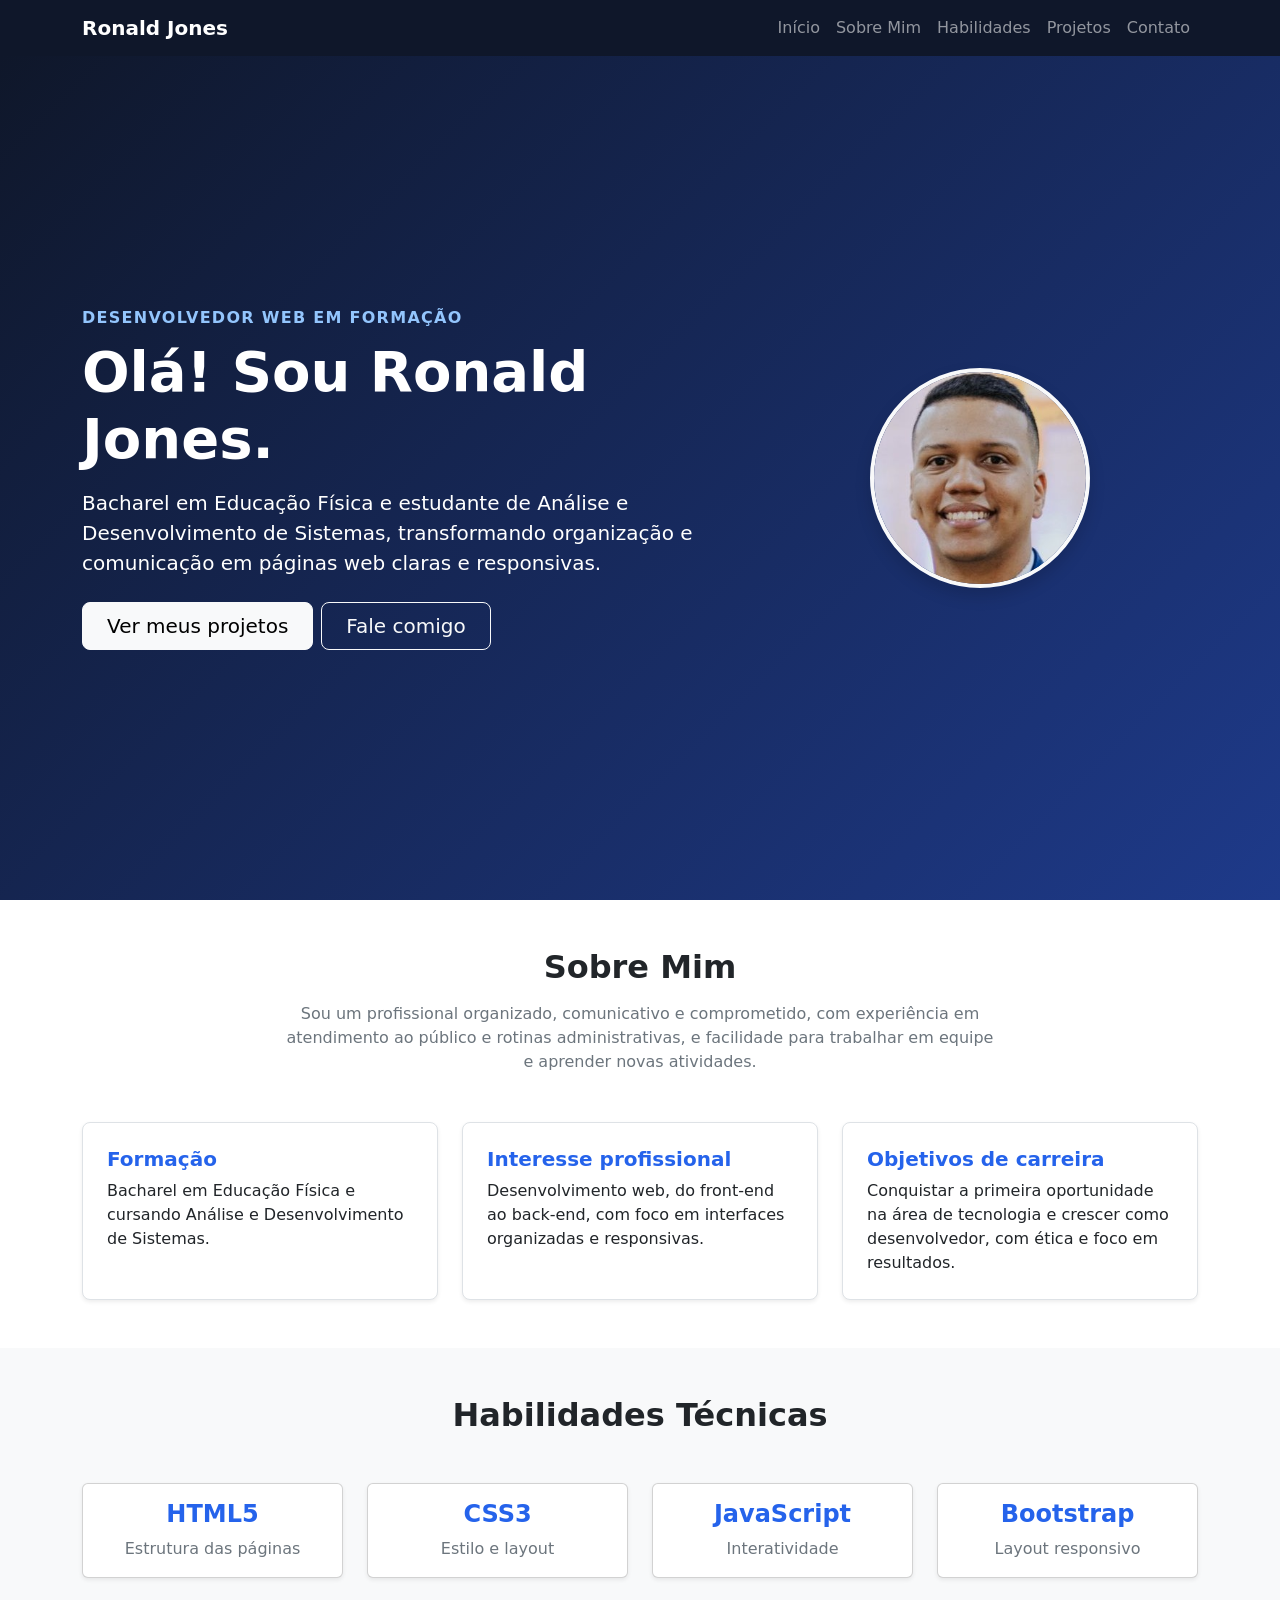
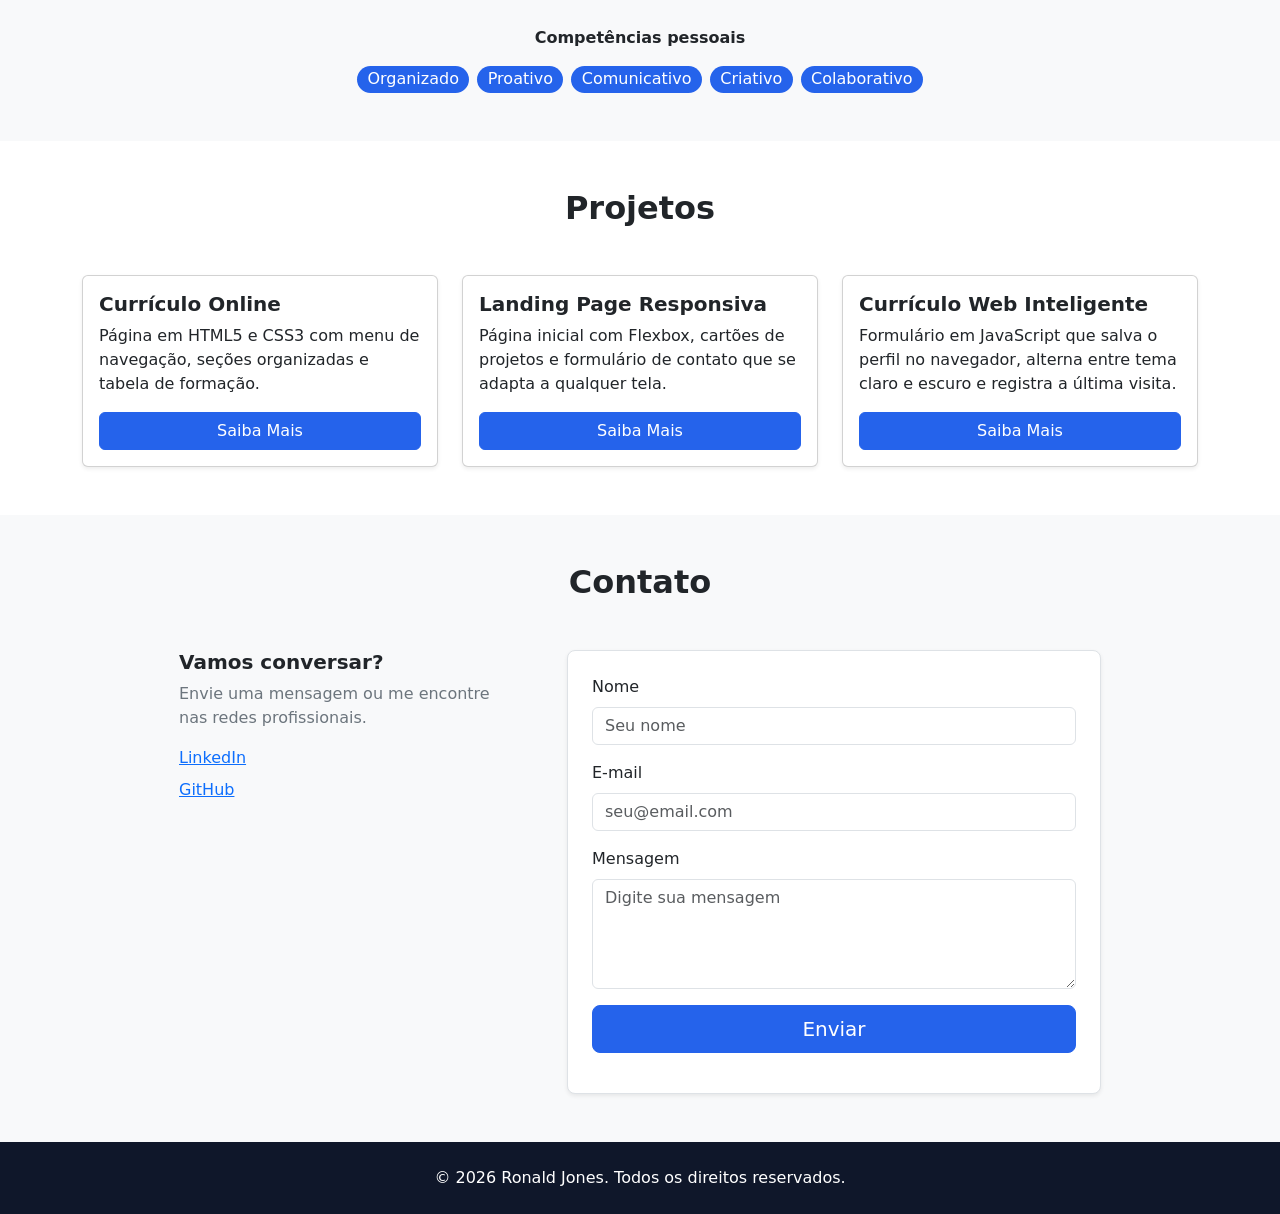
<file: index.html>
<!DOCTYPE html>
<html lang="pt-br">

<head>
    <meta charset="UTF-8">
    <meta name="viewport" content="width=device-width, initial-scale=1.0">
    <title>Ronald Jones | Desenvolvedor Web em formação</title>

    <!-- Bootstrap 5 (CSS) -->
    <link href="https://cdn.jsdelivr.net/npm/bootstrap@5.3.3/dist/css/bootstrap.min.css" rel="stylesheet">

    <!-- Ajustes personalizados -->
    <link rel="stylesheet" href="CSS/style.css">
</head>

<body>

    <!-- 1. NAVBAR -->
    <nav class="navbar navbar-expand-lg navbar-escura sticky-top" data-bs-theme="dark">
        <div class="container">
            <a class="navbar-brand fw-bold" href="#inicio">Ronald Jones</a>

            <button class="navbar-toggler" type="button" data-bs-toggle="collapse" data-bs-target="#menu"
                aria-controls="menu" aria-expanded="false" aria-label="Abrir menu">
                <span class="navbar-toggler-icon"></span>
            </button>

            <div class="collapse navbar-collapse" id="menu">
                <ul class="navbar-nav ms-auto">
                    <li class="nav-item"><a class="nav-link" href="#inicio">Início</a></li>
                    <li class="nav-item"><a class="nav-link" href="#sobre">Sobre Mim</a></li>
                    <li class="nav-item"><a class="nav-link" href="#habilidades">Habilidades</a></li>
                    <li class="nav-item"><a class="nav-link" href="#projetos">Projetos</a></li>
                    <li class="nav-item"><a class="nav-link" href="#contato">Contato</a></li>
                </ul>
            </div>
        </div>
    </nav>

    <main>

        <!-- 2. HERO SECTION -->
        <section id="inicio" class="hero text-white">
            <div class="container">
                <div class="row align-items-center g-5">

                    <div class="col-lg-7 order-2 order-lg-1 text-center text-lg-start">
                        <p class="text-uppercase fw-semibold mb-2 hero-etiqueta">Desenvolvedor Web em formação</p>
                        <h1 class="display-4 fw-bold mb-3">Olá! Sou Ronald Jones.</h1>
                        <p class="lead mb-4">
                            Bacharel em Educação Física e estudante de Análise e Desenvolvimento de Sistemas,
                            transformando organização e comunicação em páginas web claras e responsivas.
                        </p>
                        <div class="d-grid gap-2 d-sm-flex justify-content-sm-center justify-content-lg-start">
                            <a href="#projetos" class="btn btn-light btn-lg px-4">Ver meus projetos</a>
                            <a href="#contato" class="btn btn-outline-light btn-lg px-4">Fale comigo</a>
                        </div>
                    </div>

                    <div class="col-lg-5 order-1 order-lg-2 text-center">
                        <img src="IMG/perfil.jpeg" alt="Foto de perfil de Ronald Jones"
                            class="foto-hero rounded-circle border border-4 border-light shadow">
                    </div>

                </div>
            </div>
        </section>

        <!-- 3. SOBRE MIM -->
        <section id="sobre" class="py-5">
            <div class="container">
                <h2 class="text-center fw-bold mb-3">Sobre Mim</h2>
                <p class="text-center text-secondary mx-auto mb-5 texto-largo">
                    Sou um profissional organizado, comunicativo e comprometido, com experiência em atendimento ao
                    público e rotinas administrativas, e facilidade para trabalhar em equipe e aprender novas atividades.
                </p>

                <div class="row g-4">
                    <div class="col-md-4">
                        <div class="h-100 p-4 bg-white border rounded-3 shadow-sm">
                            <h3 class="h5 text-primary fw-bold">Formação</h3>
                            <p class="mb-0">Bacharel em Educação Física e cursando Análise e Desenvolvimento de Sistemas.</p>
                        </div>
                    </div>
                    <div class="col-md-4">
                        <div class="h-100 p-4 bg-white border rounded-3 shadow-sm">
                            <h3 class="h5 text-primary fw-bold">Interesse profissional</h3>
                            <p class="mb-0">Desenvolvimento web, do front-end ao back-end, com foco em interfaces organizadas e responsivas.</p>
                        </div>
                    </div>
                    <div class="col-md-4">
                        <div class="h-100 p-4 bg-white border rounded-3 shadow-sm">
                            <h3 class="h5 text-primary fw-bold">Objetivos de carreira</h3>
                            <p class="mb-0">Conquistar a primeira oportunidade na área de tecnologia e crescer como desenvolvedor, com ética e foco em resultados.</p>
                        </div>
                    </div>
                </div>
            </div>
        </section>

        <!-- 4. HABILIDADES TÉCNICAS -->
        <section id="habilidades" class="py-5 bg-light">
            <div class="container">
                <h2 class="text-center fw-bold mb-5">Habilidades Técnicas</h2>

                <div class="row g-4">
                    <div class="col-6 col-md-3">
                        <div class="card h-100 text-center shadow-sm card-hover">
                            <div class="card-body">
                                <h3 class="h4 fw-bold text-primary">HTML5</h3>
                                <p class="card-text text-secondary mb-0">Estrutura das páginas</p>
                            </div>
                        </div>
                    </div>
                    <div class="col-6 col-md-3">
                        <div class="card h-100 text-center shadow-sm card-hover">
                            <div class="card-body">
                                <h3 class="h4 fw-bold text-primary">CSS3</h3>
                                <p class="card-text text-secondary mb-0">Estilo e layout</p>
                            </div>
                        </div>
                    </div>
                    <div class="col-6 col-md-3">
                        <div class="card h-100 text-center shadow-sm card-hover">
                            <div class="card-body">
                                <h3 class="h4 fw-bold text-primary">JavaScript</h3>
                                <p class="card-text text-secondary mb-0">Interatividade</p>
                            </div>
                        </div>
                    </div>
                    <div class="col-6 col-md-3">
                        <div class="card h-100 text-center shadow-sm card-hover">
                            <div class="card-body">
                                <h3 class="h4 fw-bold text-primary">Bootstrap</h3>
                                <p class="card-text text-secondary mb-0">Layout responsivo</p>
                            </div>
                        </div>
                    </div>
                </div>

                <div class="text-center mt-5">
                    <p class="fw-semibold mb-3">Competências pessoais</p>
                    <div class="d-flex flex-wrap justify-content-center gap-2">
                        <span class="badge rounded-pill text-bg-primary fs-6 fw-normal">Organizado</span>
                        <span class="badge rounded-pill text-bg-primary fs-6 fw-normal">Proativo</span>
                        <span class="badge rounded-pill text-bg-primary fs-6 fw-normal">Comunicativo</span>
                        <span class="badge rounded-pill text-bg-primary fs-6 fw-normal">Criativo</span>
                        <span class="badge rounded-pill text-bg-primary fs-6 fw-normal">Colaborativo</span>
                    </div>
                </div>
            </div>
        </section>

        <!-- 5. PROJETOS (3 cards) -->
        <section id="projetos" class="py-5">
            <div class="container">
                <h2 class="text-center fw-bold mb-5">Projetos</h2>

                <div class="row row-cols-1 row-cols-md-2 row-cols-lg-3 g-4">

                    <div class="col">
                        <div class="card h-100 shadow-sm card-hover">
                            <div class="card-body d-flex flex-column">
                                <h3 class="card-title h5 fw-bold">Currículo Online</h3>
                                <p class="card-text">Página em HTML5 e CSS3 com menu de navegação, seções organizadas e tabela de formação.</p>
                                <a href="curriculo.html" class="btn btn-primary mt-auto">Saiba Mais</a>
                            </div>
                        </div>
                    </div>

                    <div class="col">
                        <div class="card h-100 shadow-sm card-hover">
                            <div class="card-body d-flex flex-column">
                                <h3 class="card-title h5 fw-bold">Landing Page Responsiva</h3>
                                <p class="card-text">Página inicial com Flexbox, cartões de projetos e formulário de contato que se adapta a qualquer tela.</p>
                                <!-- Troque o href pelo link deste projeto -->
                                <a href="https://github.com/rjonees" target="_blank" rel="noopener" class="btn btn-primary mt-auto">Saiba Mais</a>
                            </div>
                        </div>
                    </div>

                    <div class="col">
                        <div class="card h-100 shadow-sm card-hover">
                            <div class="card-body d-flex flex-column">
                                <h3 class="card-title h5 fw-bold">Currículo Web Inteligente</h3>
                                <p class="card-text">Formulário em JavaScript que salva o perfil no navegador, alterna entre tema claro e escuro e registra a última visita.</p>
                                <a href="perfil.html" class="btn btn-primary mt-auto">Saiba Mais</a>
                            </div>
                        </div>
                    </div>

                </div>
            </div>
        </section>

        <!-- 6. FORMULÁRIO DE CONTATO -->
        <section id="contato" class="py-5 bg-light">
            <div class="container">
                <h2 class="text-center fw-bold mb-5">Contato</h2>

                <div class="row g-5 justify-content-center">

                    <div class="col-lg-4">
                        <h3 class="h5 fw-bold">Vamos conversar?</h3>
                        <p class="text-secondary">Envie uma mensagem ou me encontre nas redes profissionais.</p>
                        <ul class="list-unstyled">
                            <li class="mb-2"><a href="https://www.linkedin.com/in/ronald-jones-de-melo-farias-886077186/" target="_blank" rel="noopener">LinkedIn</a></li>
                            <li><a href="https://github.com/rjonees" target="_blank" rel="noopener">GitHub</a></li>
                        </ul>
                    </div>

                    <div class="col-lg-6">
                        <form id="form-contato" class="p-4 bg-white border rounded-3 shadow-sm" novalidate>
                            <div class="mb-3">
                                <label for="nome" class="form-label">Nome</label>
                                <input type="text" class="form-control" id="nome" placeholder="Seu nome" required>
                                <div class="invalid-feedback">Informe o seu nome.</div>
                            </div>

                            <div class="mb-3">
                                <label for="email" class="form-label">E-mail</label>
                                <input type="email" class="form-control" id="email" placeholder="seu@email.com" required>
                                <div class="invalid-feedback">Informe um e-mail válido.</div>
                            </div>

                            <div class="mb-3">
                                <label for="mensagem" class="form-label">Mensagem</label>
                                <textarea class="form-control" id="mensagem" rows="4" placeholder="Digite sua mensagem" required></textarea>
                                <div class="invalid-feedback">Escreva uma mensagem.</div>
                            </div>

                            <button type="submit" class="btn btn-primary btn-lg w-100">Enviar</button>
                            <div id="alerta" class="mt-3"></div>
                        </form>
                    </div>

                </div>
            </div>
        </section>

    </main>

    <!-- 7. FOOTER -->
    <footer class="rodape text-white text-center py-4">
        <div class="container">
            <p class="mb-0">&copy; <span id="ano">2026</span> Ronald Jones. Todos os direitos reservados.</p>
        </div>
    </footer>

    <!-- Bootstrap 5 (JS) e script da página -->
    <script src="https://cdn.jsdelivr.net/npm/bootstrap@5.3.3/dist/js/bootstrap.bundle.min.js"></script>
    <script src="JS/script.js"></script>

</body>

</html>
</file>
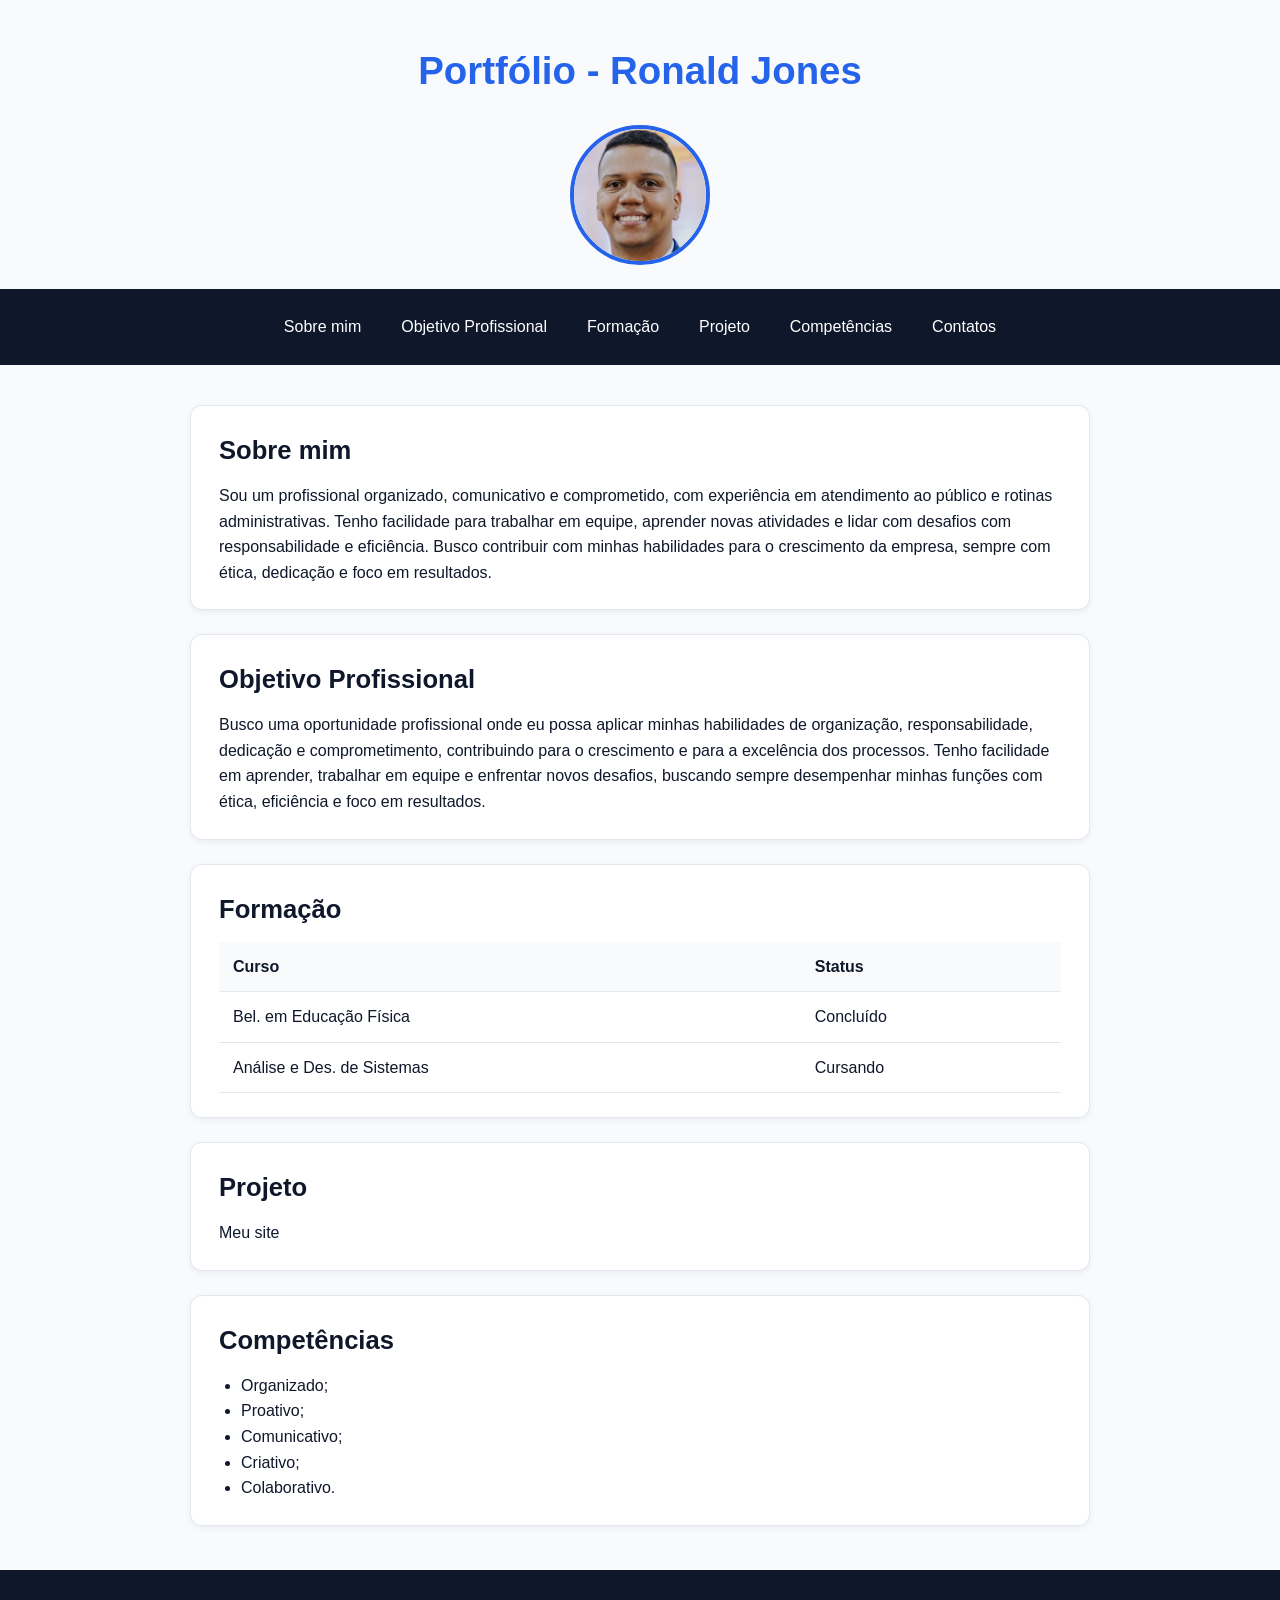
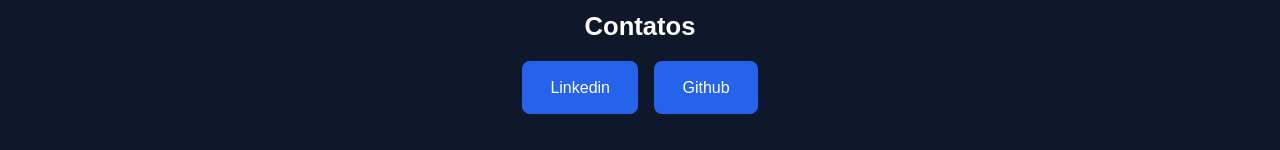
<file: curriculo.html>
<!DOCTYPE html>
<html lang="pt-br">

<head>
    <meta charset="UTF-8">
    <meta name="viewport" content="width=device-width, initial-scale=1.0">
    <title>Portfólio - Ronald Jones</title>
    <link rel="stylesheet" href="CSS/curriculo.css">
</head>

<body>

    <header>
        <h1>Portfólio - Ronald Jones</h1>
    </header>

    <img src="IMG/perfil.jpeg" alt="Foto de perfil de Ronald Jones">

    <nav>
        <ul>
            <li><a href="#sobre">Sobre mim</a></li>
            <li><a href="#objetivo">Objetivo Profissional</a></li>
            <li><a href="#formacao">Formação</a></li>
            <li><a href="#projeto">Projeto</a></li>
            <li><a href="#competencias">Competências</a></li>
            <li><a href="#contatos">Contatos</a></li>
        </ul>
    </nav>

    <main>

        <section id="sobre">
            <h2>Sobre mim</h2>
            <p>
                Sou um profissional organizado, comunicativo e comprometido, com experiência em atendimento ao público e rotinas administrativas.
                Tenho facilidade para trabalhar em equipe, aprender novas atividades e lidar com desafios com responsabilidade e eficiência.
                Busco contribuir com minhas habilidades para o crescimento da empresa, sempre com ética, dedicação e foco em resultados.
            </p>
        </section>

        <section id="objetivo">
            <h2>Objetivo Profissional</h2>
            <p>
                Busco uma oportunidade profissional onde eu possa aplicar minhas habilidades de organização, responsabilidade, dedicação e comprometimento, contribuindo para o crescimento e para a excelência dos processos.
                Tenho facilidade em aprender, trabalhar em equipe e enfrentar novos desafios, buscando sempre desempenhar minhas funções com ética, eficiência e foco em resultados.
            </p>
        </section>

        <section id="formacao">
            <h2>Formação</h2>
            <table>
                <thead>
                    <tr>
                        <th>Curso</th>
                        <th>Status</th>
                    </tr>
                </thead>
                <tbody>
                    <tr>
                        <td>Bel. em Educação Física</td>
                        <td>Concluído</td>
                    </tr>
                    <tr>
                        <td>Análise e Des. de Sistemas</td>
                        <td>Cursando</td>
                    </tr>
                </tbody>
            </table>
        </section>

        <section id="projeto">
            <h2>Projeto</h2>
            <p>Meu site</p>
        </section>

        <section id="competencias">
            <h2>Competências</h2>
            <ul>
                <li>Organizado;</li>
                <li>Proativo;</li>
                <li>Comunicativo;</li>
                <li>Criativo;</li>
                <li>Colaborativo.</li>
            </ul>
        </section>

    </main>

    <footer id="contatos">
        <h2>Contatos</h2>
        <p><a href="https://www.linkedin.com/in/ronald-jones-de-melo-farias-886077186/">Linkedin</a></p>
        <p><a href="https://github.com/rjonees">Github</a></p>
    </footer>

</body>

</html>
</file>
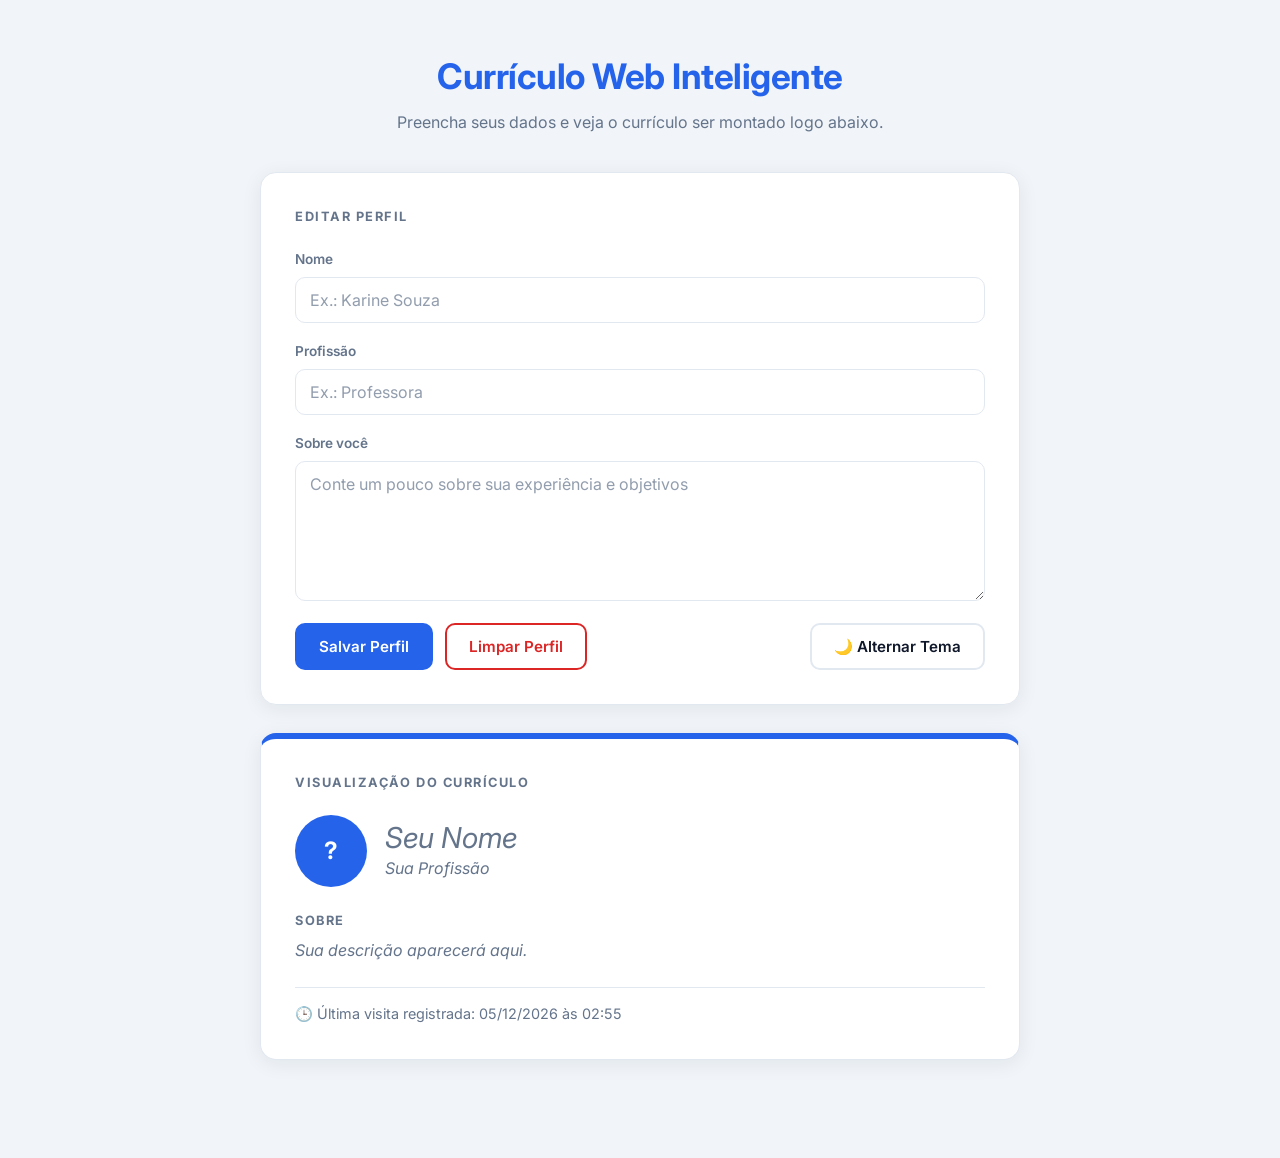
<file: perfil.html>
<!DOCTYPE html>
<html lang="pt-br">

<head>
    <meta charset="UTF-8">
    <meta name="viewport" content="width=device-width, initial-scale=1.0">
    <title>Currículo Web Inteligente</title>

    <!-- Fonte Inter (precisa de internet; sem ela o navegador usa Arial) -->
    <link rel="preconnect" href="https://fonts.googleapis.com">
    <link rel="preconnect" href="https://fonts.gstatic.com" crossorigin>
    <link href="https://fonts.googleapis.com/css2?family=Inter:wght@400;500;600;700&display=swap" rel="stylesheet">

    <link rel="stylesheet" href="CSS/perfil.css">
    <script src="JS/perfil.js" defer></script>
</head>

<body>

    <!-- TÍTULO DA PÁGINA -->
    <header class="topo">
        <h1>Currículo Web Inteligente</h1>
        <p class="subtitulo">Preencha seus dados e veja o currículo ser montado logo abaixo.</p>
    </header>

    <main class="container">

        <!-- EDITAR PERFIL (formulário) -->
        <section class="card" id="edicao">
            <h2 class="rotulo-secao">Editar Perfil</h2>

            <form id="form-perfil">
                <div class="campo">
                    <label for="nome">Nome</label>
                    <input type="text" id="nome" placeholder="Ex.: Karine Souza" required>
                </div>

                <div class="campo">
                    <label for="profissao">Profissão</label>
                    <input type="text" id="profissao" placeholder="Ex.: Professora">
                </div>

                <div class="campo">
                    <label for="sobre">Sobre você</label>
                    <textarea id="sobre" placeholder="Conte um pouco sobre sua experiência e objetivos"></textarea>
                </div>

                <div class="botoes">
                    <button type="submit" class="botao">Salvar Perfil</button>
                    <button type="button" class="botao botao-perigo" id="btn-limpar">Limpar Perfil</button>
                    <button type="button" class="botao botao-discreto" id="btn-tema">
                        <span id="icone-tema" aria-hidden="true">🌙</span> Alternar Tema
                    </button>
                </div>

                <p id="mensagem" role="status"></p>
            </form>
        </section>

        <!-- VISUALIZAÇÃO DO CURRÍCULO -->
        <section class="card" id="visualizacao">
            <h2 class="rotulo-secao">Visualização do Currículo</h2>

            <div class="perfil-topo">
                <div class="avatar" id="avatar" aria-hidden="true">?</div>
                <div>
                    <h3 id="prev-nome" class="vazio">Seu Nome</h3>
                    <p id="prev-profissao" class="profissao vazio">Sua Profissão</p>
                </div>
            </div>

            <h4 class="rotulo-bloco">Sobre</h4>
            <p id="prev-sobre" class="sobre vazio">Sua descrição aparecerá aqui.</p>

            <hr>
            <p class="visita"><span aria-hidden="true">🕒</span> <span id="ultima-visita"></span></p>
        </section>

    </main>

</body>

</html>
</file>
<file: CSS/curriculo.css>
/* RESET */
*{
    margin:0;
    padding:0;
    box-sizing:border-box;
}

/* ROLAGEM SUAVE (substitui o <style> que estava no HTML) */
html{
    scroll-behavior:smooth;
}

/* CORES E TIPOGRAFIA */
body{
    font-family: Arial, sans-serif;
    background:#F8FAFC;
    color:#0F172A;
    line-height:1.6;
}

/* CABEÇALHO (título) */
header{
    text-align:center;
    padding:40px 20px 0;
}

header h1{
    font-size:2.4rem;
    color:#2563EB;
}

/* FOTO DE PERFIL */
img{
    display:block;
    width:140px;
    height:140px;
    object-fit:cover;
    border-radius:50%;
    border:4px solid #2563EB;
    margin:24px auto;
}

/* MENU (nav > ul > li > a) */
nav{
    background:#0F172A;
    padding:15px;
    text-align:center;
    position:sticky;          /* fica fixo no topo ao rolar */
    top:0;
    z-index:10;
}

nav ul{
    list-style:none;          /* tira as bolinhas */
    display:flex;             /* coloca os itens lado a lado */
    flex-wrap:wrap;
    justify-content:center;
    gap:8px;
}

nav a{
    display:block;
    padding:10px 16px;
    color:#FFFFFF;
    text-decoration:none;
    border-radius:8px;
    transition:background 0.2s;
}

nav a:hover,
nav a:focus-visible{
    background:#2563EB;
}

/* CONTEÚDO PRINCIPAL */
main{
    width:90%;
    max-width:900px;
    margin:0 auto;
    padding:40px 0 20px;
}

/* SEÇÕES (cartões) */
section{
    background:#FFFFFF;
    border:1px solid #E2E8F0;
    border-radius:12px;
    box-shadow:0 2px 6px rgba(15,23,42,0.06);
    padding:24px 28px;
    margin-bottom:24px;
    scroll-margin-top:90px;   /* o menu fixo não cobre o título ao clicar */
}

section h2{
    font-size:1.6rem;
    margin-bottom:12px;
}

/* LISTA DE COMPETÊNCIAS */
section ul{
    padding-left:22px;
}

/* TABELA DE FORMAÇÃO */
table{
    width:100%;
    border-collapse:collapse;
}

th,
td{
    text-align:left;
    padding:12px 14px;
    border-bottom:1px solid #E2E8F0;
}

th{
    background:#F8FAFC;
}

tbody tr:hover{
    background:#EFF6FF;
}

/* RODAPÉ (contatos) */
footer{
    background:#0F172A;
    color:#FFFFFF;
    text-align:center;
    padding:36px 20px;
}

footer h2{
    font-size:1.6rem;
    margin-bottom:14px;
}

footer p{
    display:inline-block;
    margin:0 6px;
}

/* BOTÕES DO RODAPÉ (Linkedin e Github) */
footer a{
    display:inline-block;
    padding:12px 26px;
    color:#FFFFFF;
    background:#2563EB;
    border:2px solid #2563EB;
    border-radius:8px;
    text-decoration:none;
    cursor:pointer;
    transition:background 0.25s, color 0.25s;
}

footer a:hover{
    background:rgba(255,255,255,0.6);
    color:#2563EB;
}

/* RESPONSIVO (celular) */
@media (max-width:600px){
    header h1{
        font-size:1.8rem;
    }

    nav ul{
        flex-direction:column;
        gap:4px;
    }

    section{
        padding:20px;
    }
}
</file>
<file: CSS/perfil.css>
/* RESET */
*{
    margin:0;
    padding:0;
    box-sizing:border-box;
}

/* ROLAGEM SUAVE */
html{
    scroll-behavior:smooth;
}

/* CORES (tema claro) - mude aqui para trocar as cores do site */
:root{
    --fundo:#F1F5F9;
    --card:#FFFFFF;
    --texto:#0F172A;
    --suave:#64748B;
    --borda:#E2E8F0;
    --titulo:#2563EB;
    --botao:#2563EB;
    --botao-hover:#1D4ED8;
    --perigo:#DC2626;
    --ok-fundo:#DCFCE7;
    --ok-texto:#166534;
    --aviso-fundo:#FEE2E2;
    --aviso-texto:#991B1B;
    --sombra:0 4px 20px rgba(15,23,42,0.07);
}

/* CORES (tema escuro) - ativado quando o body recebe a classe "escuro" */
body.escuro{
    --fundo:#0B1220;
    --card:#16213A;
    --texto:#E5EDF8;
    --suave:#94A3B8;
    --borda:#2B3A5A;
    --titulo:#7FB0FF;
    --botao:#3B74E0;
    --botao-hover:#2F63C8;
    --perigo:#F87171;
    --ok-fundo:#14352A;
    --ok-texto:#86EFAC;
    --aviso-fundo:#3B1A1F;
    --aviso-texto:#FCA5A5;
    --sombra:0 4px 20px rgba(0,0,0,0.35);
}

/* TIPOGRAFIA E FUNDO */
body{
    font-family: "Inter", Arial, sans-serif;
    background:var(--fundo);
    color:var(--texto);
    line-height:1.6;
    transition:background 0.3s, color 0.3s;
}

/* TÍTULO DA PÁGINA */
.topo{
    text-align:center;
    padding:48px 20px 8px;
}

.topo h1{
    font-size:2.2rem;
    letter-spacing:-0.5px;
    color:var(--titulo);
}

.subtitulo{
    color:var(--suave);
    margin-top:6px;
}

/* CONTAINER */
.container{
    width:90%;
    max-width:760px;
    margin:0 auto;
    padding:28px 0 70px;
}

/* CARTÕES */
.card{
    background:var(--card);
    border:1px solid var(--borda);
    border-radius:16px;
    box-shadow:var(--sombra);
    padding:34px;
    margin-bottom:28px;
    scroll-margin-top:20px;
    transition:background 0.3s, border-color 0.3s;
}

/* RÓTULO DE SEÇÃO (Editar Perfil / Visualização) */
.rotulo-secao{
    font-size:0.8rem;
    font-weight:700;
    letter-spacing:0.12em;
    text-transform:uppercase;
    color:var(--suave);
    margin-bottom:22px;
}

/* FORMULÁRIO */
form{
    display:grid;
    gap:18px;
}

.campo{
    display:grid;
    gap:6px;
}

label{
    font-size:0.85rem;
    font-weight:600;
    color:var(--suave);
}

input,
textarea{
    width:100%;
    padding:12px 14px;
    font-family: inherit;
    font-size:1rem;
    color:var(--texto);
    background:var(--card);
    border:1px solid var(--borda);
    border-radius:10px;
    transition:border-color 0.2s, box-shadow 0.2s;
}

input::placeholder,
textarea::placeholder{
    color:var(--suave);
    opacity:0.7;
}

input:focus,
textarea:focus{
    outline:none;
    border-color:var(--titulo);
    box-shadow:0 0 0 3px rgba(37,99,235,0.18);
}

textarea{
    min-height:140px;
    resize:vertical;
}

/* BOTÕES */
.botoes{
    display:flex;
    flex-wrap:wrap;
    gap:12px;
    margin-top:4px;
}

.botao{
    padding:12px 22px;
    font-family: inherit;
    font-size:0.95rem;
    font-weight:600;
    color:#FFFFFF;
    background:var(--botao);
    border:2px solid var(--botao);
    border-radius:10px;
    cursor:pointer;                 /* seta vira mãozinha */
    transition:background 0.2s, color 0.2s, border-color 0.2s;
}

.botao:hover{
    background:var(--botao-hover);
    border-color:var(--botao-hover);
}

.botao:focus-visible{
    outline:3px solid var(--titulo);
    outline-offset:2px;
}

/* botão de excluir: contorno vermelho */
.botao-perigo{
    background:transparent;
    color:var(--perigo);
    border-color:var(--perigo);
}

.botao-perigo:hover{
    background:var(--perigo);
    border-color:var(--perigo);
    color:#FFFFFF;
}

/* botão de tema: discreto, fica à direita */
.botao-discreto{
    background:transparent;
    color:var(--texto);
    border-color:var(--borda);
    margin-left:auto;
}

.botao-discreto:hover{
    background:transparent;
    border-color:var(--titulo);
    color:var(--titulo);
}

/* MENSAGEM DE STATUS (etiqueta) */
#mensagem{
    justify-self:start;
    padding:8px 16px;
    border-radius:999px;
    font-size:0.9rem;
    font-weight:600;
}

#mensagem:empty{
    display:none;
}

#mensagem.ok{
    background:var(--ok-fundo);
    color:var(--ok-texto);
}

#mensagem.aviso{
    background:var(--aviso-fundo);
    color:var(--aviso-texto);
}

/* VISUALIZAÇÃO DO CURRÍCULO */
#visualizacao{
    border-top:6px solid var(--botao);   /* faixa colorida no topo */
}

.perfil-topo{
    display:flex;
    align-items:center;
    gap:18px;
    margin-bottom:24px;
}

.avatar{
    width:72px;
    height:72px;
    flex-shrink:0;
    display:grid;
    place-items:center;
    border-radius:50%;
    background:var(--botao);
    color:#FFFFFF;
    font-size:1.5rem;
    font-weight:700;
}

#prev-nome{
    font-size:1.8rem;
    line-height:1.2;
}

.profissao{
    color:var(--titulo);
    font-weight:600;
}

.rotulo-bloco{
    font-size:0.8rem;
    font-weight:700;
    letter-spacing:0.12em;
    text-transform:uppercase;
    color:var(--suave);
    margin-bottom:6px;
}

.sobre{
    white-space:pre-wrap;           /* mantém as quebras de linha digitadas */
}

/* texto de exemplo (campo ainda vazio) */
.vazio{
    color:var(--suave);
    font-style:italic;
    font-weight:400;
}

hr{
    border:none;
    border-top:1px solid var(--borda);
    margin:24px 0 14px;
}

/* ÚLTIMA VISITA */
.visita{
    font-size:0.9rem;
    color:var(--suave);
}

/* DESTAQUE DA VISUALIZAÇÃO APÓS SALVAR */
@keyframes destaque{
    from{ box-shadow:0 0 0 6px rgba(37,99,235,0.35); }
    to{ box-shadow:var(--sombra); }
}

.card.novo{
    animation:destaque 1.4s ease-out 0.3s backwards;
}

@media (prefers-reduced-motion:reduce){
    html{ scroll-behavior:auto; }
    .card.novo{ animation:none; }
}

/* RESPONSIVO (celular) */
@media (max-width:600px){
    .topo h1{
        font-size:1.7rem;
    }

    .card{
        padding:24px 20px;
    }

    .botao{
        flex:1 1 100%;
    }

    .botao-discreto{
        margin-left:0;
    }

    .perfil-topo{
        flex-direction:column;
        text-align:center;
    }
}
</file>
<file: CSS/style.css>
/* ROLAGEM SUAVE (e espaço para o menu fixo não cobrir os títulos) */
html{
    scroll-behavior:smooth;
    scroll-padding-top:70px;
}

/* CORES (troca o azul padrão do Bootstrap) */
:root{
    --bs-primary:#2563EB;
    --bs-primary-rgb:37,99,235;
    --bs-link-color:#2563EB;
    --bs-link-hover-color:#1D4ED8;
}

.btn-primary{
    --bs-btn-bg:#2563EB;
    --bs-btn-border-color:#2563EB;
    --bs-btn-hover-bg:#1D4ED8;
    --bs-btn-hover-border-color:#1D4ED8;
    --bs-btn-active-bg:#1E40AF;
    --bs-btn-active-border-color:#1E40AF;
}

/* MENU */
.navbar-escura{
    background:#0F172A;
}

/* HERO */
.hero{
    background:linear-gradient(135deg, #0F172A 0%, #1E3A8A 100%);
    min-height:calc(100vh - 56px);
    display:flex;
    align-items:center;
    padding:60px 0;
}

.hero-etiqueta{
    color:#93C5FD;
    letter-spacing:0.08em;
}

.foto-hero{
    width:220px;
    height:220px;
    object-fit:cover;
}

/* TEXTO CENTRALIZADO MAIS ESTREITO (Sobre Mim) */
.texto-largo{
    max-width:720px;
}

/* CARTÕES (efeito ao passar o mouse) */
.card-hover{
    transition:transform 0.2s, box-shadow 0.2s;
}

.card-hover:hover{
    transform:translateY(-4px);
    box-shadow:0 .75rem 1.5rem rgba(15,23,42,0.15) !important;
}

/* RODAPÉ */
.rodape{
    background:#0F172A;
}

/* RESPONSIVO (celular) */
@media (max-width:576px){
    .foto-hero{
        width:170px;
        height:170px;
    }
}
</file>
